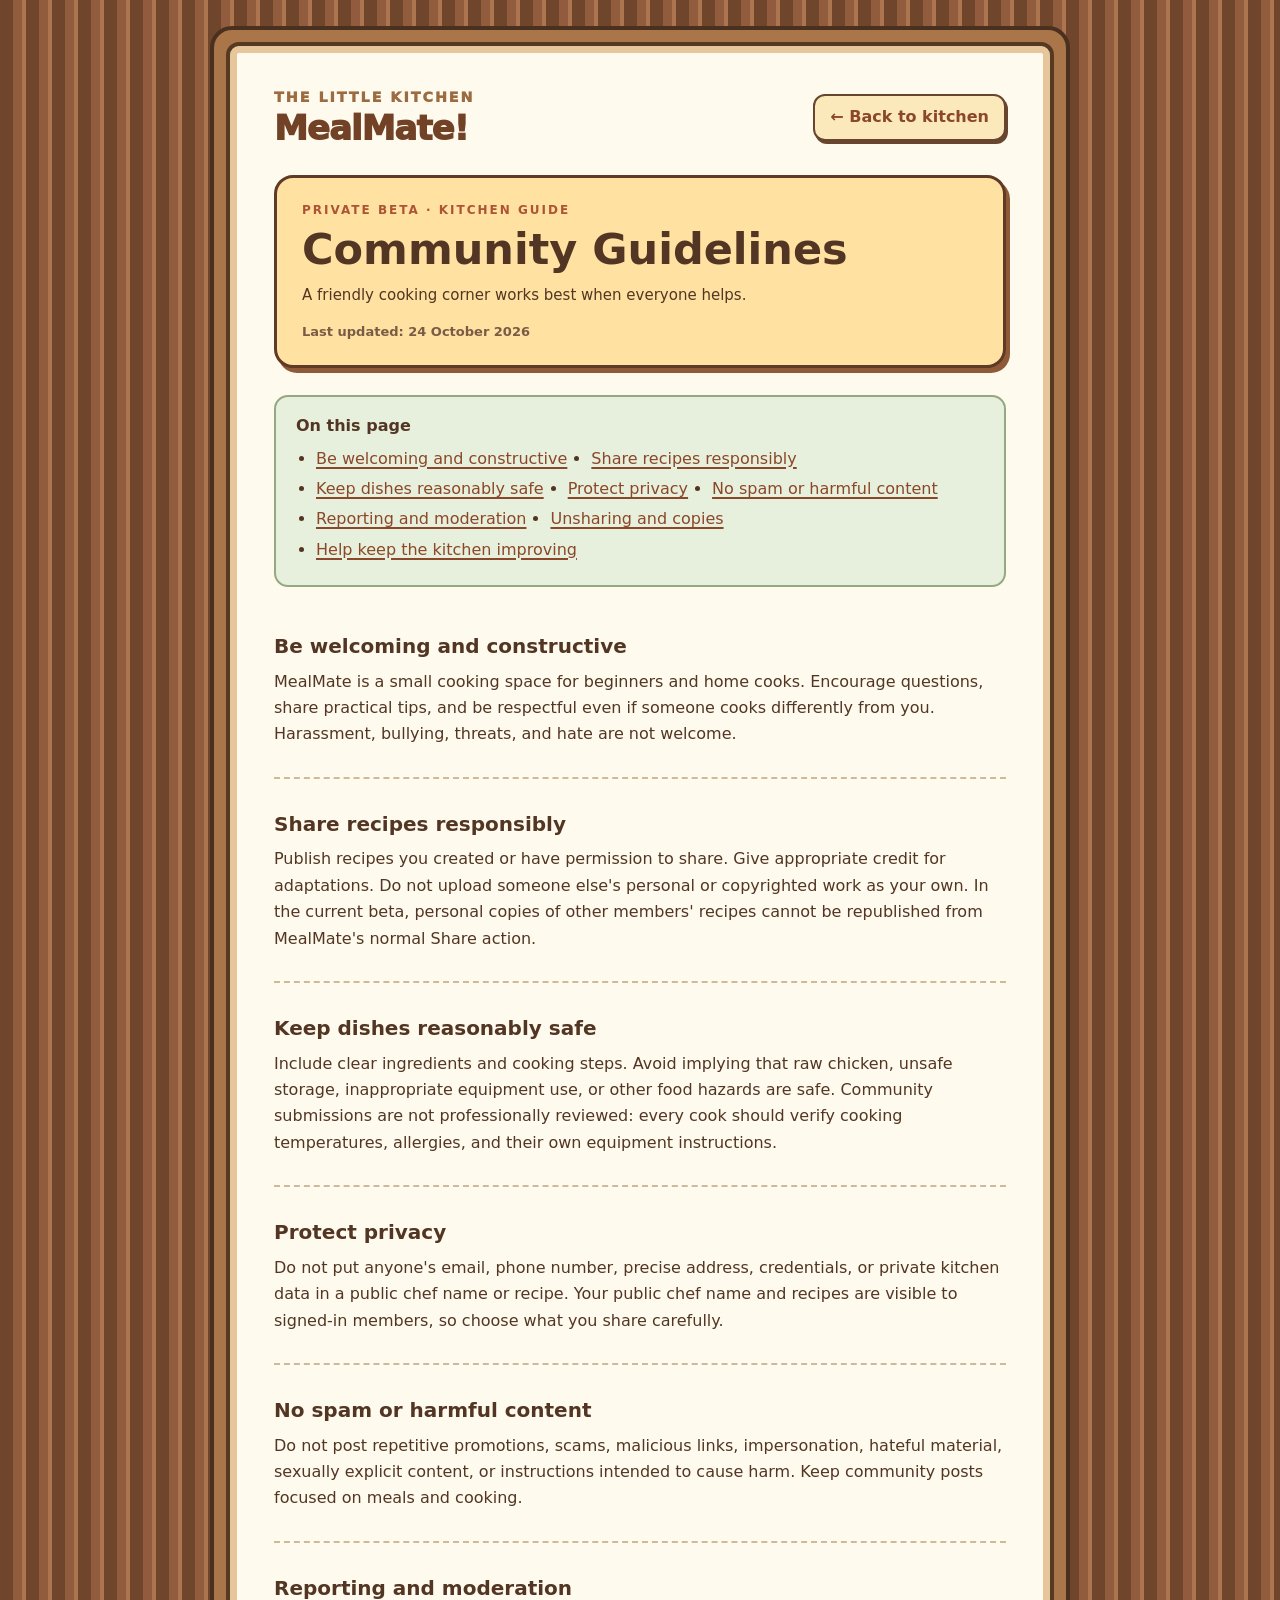
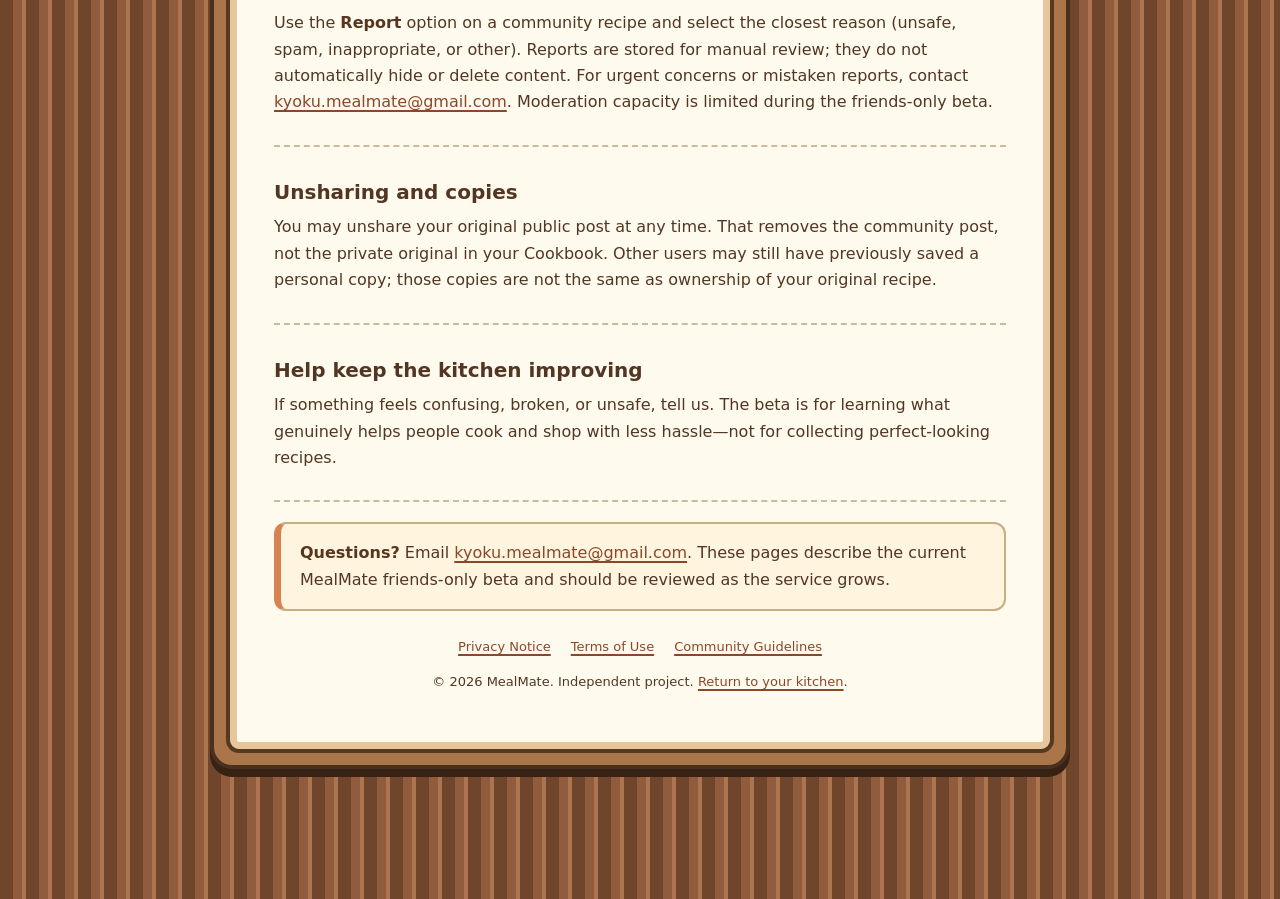
<file: community-guidelines.html>
<!doctype html>
<html lang="en"><head><meta charset="utf-8"><meta name="viewport" content="width=device-width, initial-scale=1"><meta name="theme-color" content="#f8e9c8"><meta name="description" content="A friendly cooking corner works best when everyone helps."><title>Community Guidelines | MealMate</title><link rel="stylesheet" href="legal.css"></head>
<body><a class="skip" href="#main">Skip to content</a><div class="wrap"><main id="main" class="inner">
<header class="brand"><a class="brandname" href="./"><span>THE LITTLE KITCHEN</span>MealMate!</a><a class="back" href="./">← Back to kitchen</a></header>
<div class="hero"><div class="eyebrow">Private beta · Kitchen guide</div><h1>Community Guidelines</h1><p class="subtitle">A friendly cooking corner works best when everyone helps.</p><p class="meta">Last updated: 24 October 2026</p></div>
<nav class="quicklinks" aria-label="On this page"><h2>On this page</h2><ul><li><a href="#section-1">Be welcoming and constructive</a></li><li><a href="#section-2">Share recipes responsibly</a></li><li><a href="#section-3">Keep dishes reasonably safe</a></li><li><a href="#section-4">Protect privacy</a></li><li><a href="#section-5">No spam or harmful content</a></li><li><a href="#section-6">Reporting and moderation</a></li><li><a href="#section-7">Unsharing and copies</a></li><li><a href="#section-8">Help keep the kitchen improving</a></li></ul></nav>
<section id="section-1"><h2>Be welcoming and constructive</h2><p>MealMate is a small cooking space for beginners and home cooks. Encourage questions, share practical tips, and be respectful even if someone cooks differently from you. Harassment, bullying, threats, and hate are not welcome.</p></section><section id="section-2"><h2>Share recipes responsibly</h2><p>Publish recipes you created or have permission to share. Give appropriate credit for adaptations. Do not upload someone else's personal or copyrighted work as your own. In the current beta, personal copies of other members' recipes cannot be republished from MealMate's normal Share action.</p></section><section id="section-3"><h2>Keep dishes reasonably safe</h2><p>Include clear ingredients and cooking steps. Avoid implying that raw chicken, unsafe storage, inappropriate equipment use, or other food hazards are safe. Community submissions are not professionally reviewed: every cook should verify cooking temperatures, allergies, and their own equipment instructions.</p></section><section id="section-4"><h2>Protect privacy</h2><p>Do not put anyone's email, phone number, precise address, credentials, or private kitchen data in a public chef name or recipe. Your public chef name and recipes are visible to signed-in members, so choose what you share carefully.</p></section><section id="section-5"><h2>No spam or harmful content</h2><p>Do not post repetitive promotions, scams, malicious links, impersonation, hateful material, sexually explicit content, or instructions intended to cause harm. Keep community posts focused on meals and cooking.</p></section><section id="section-6"><h2>Reporting and moderation</h2><p>Use the <strong>Report</strong> option on a community recipe and select the closest reason (unsafe, spam, inappropriate, or other). Reports are stored for manual review; they do not automatically hide or delete content. For urgent concerns or mistaken reports, contact <a href="mailto:kyoku.mealmate@gmail.com">kyoku.mealmate@gmail.com</a>. Moderation capacity is limited during the friends-only beta.</p></section><section id="section-7"><h2>Unsharing and copies</h2><p>You may unshare your original public post at any time. That removes the community post, not the private original in your Cookbook. Other users may still have previously saved a personal copy; those copies are not the same as ownership of your original recipe.</p></section><section id="section-8"><h2>Help keep the kitchen improving</h2><p>If something feels confusing, broken, or unsafe, tell us. The beta is for learning what genuinely helps people cook and shop with less hassle—not for collecting perfect-looking recipes.</p></section>
<div class="notice"><p><strong>Questions?</strong> Email <a href="mailto:kyoku.mealmate@gmail.com">kyoku.mealmate@gmail.com</a>. These pages describe the current MealMate friends-only beta and should be reviewed as the service grows.</p></div>
<footer class="footer"><nav class="links" aria-label="Related policies"><a href="privacy.html">Privacy Notice</a><a href="terms.html">Terms of Use</a><a href="community-guidelines.html">Community Guidelines</a></nav><p>© 2026 MealMate. Independent project. <a href="./">Return to your kitchen</a>.</p></footer></main></div></body></html>
</file>
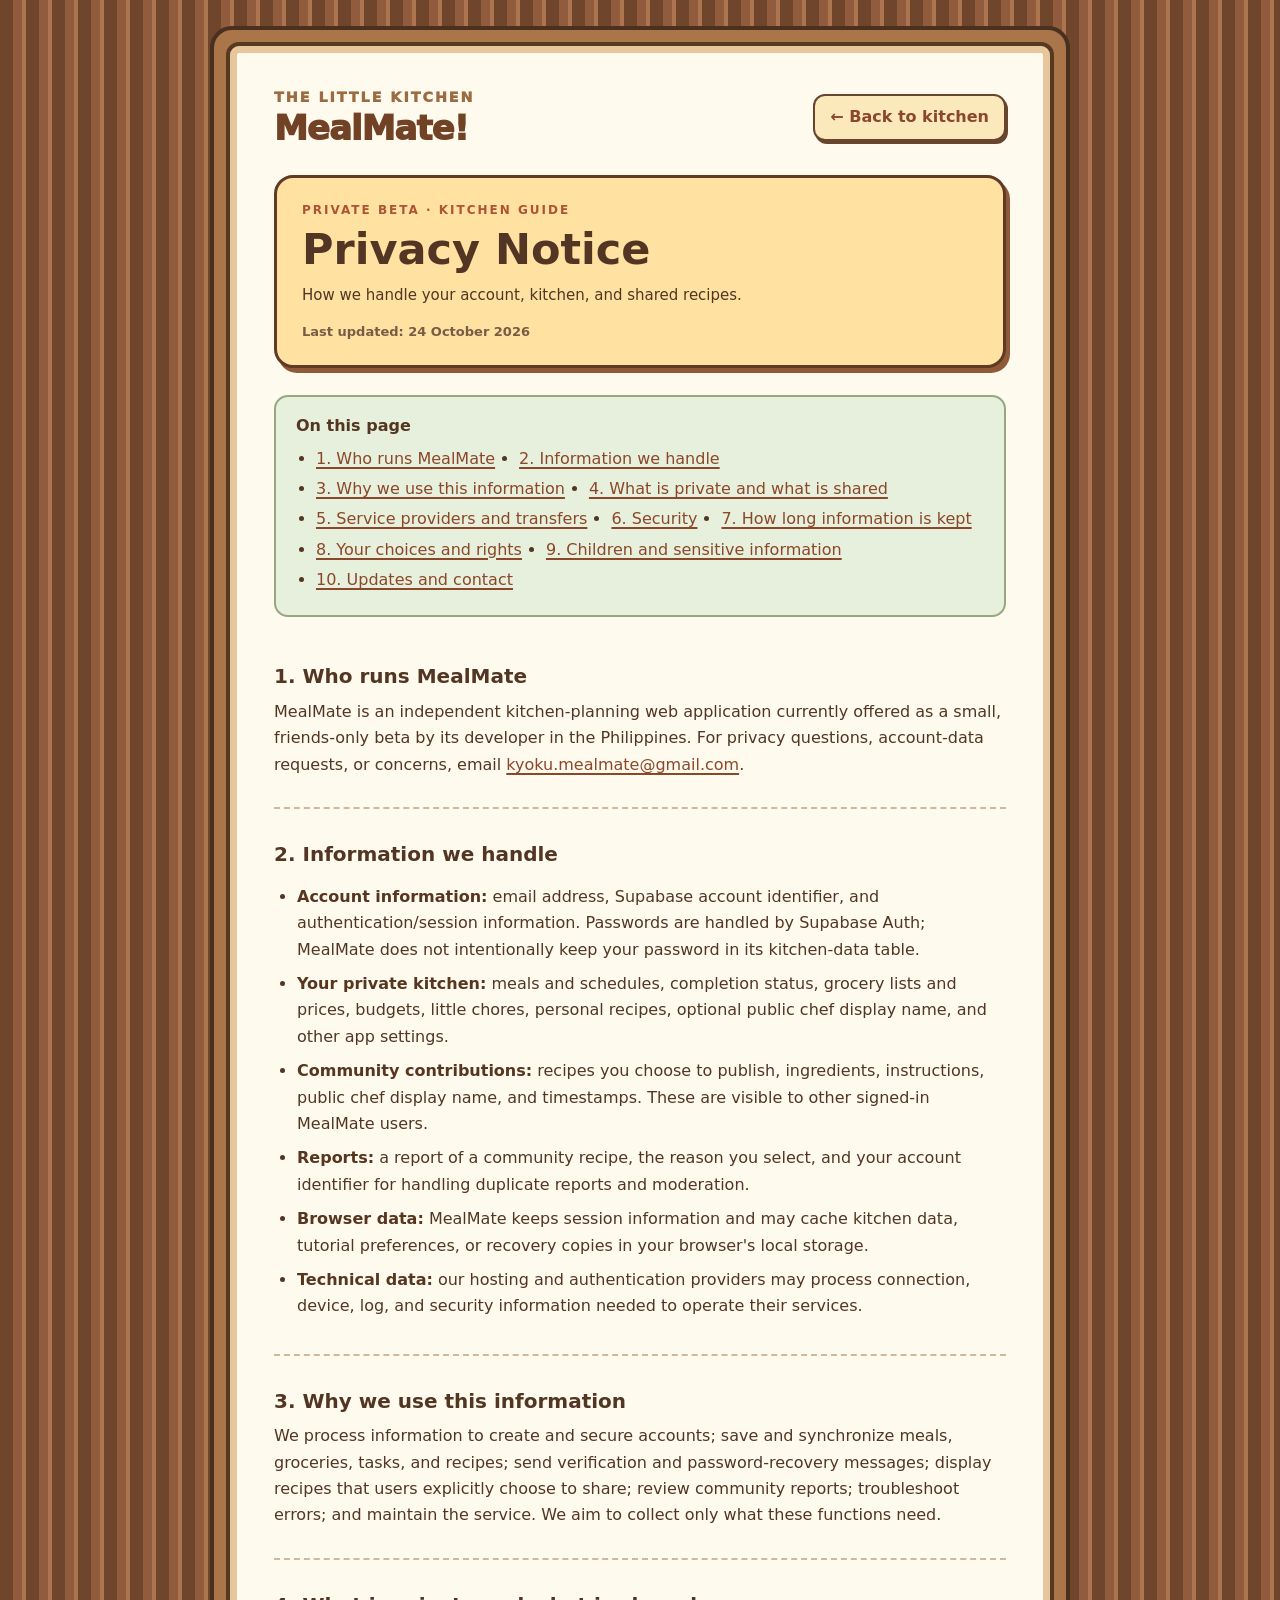
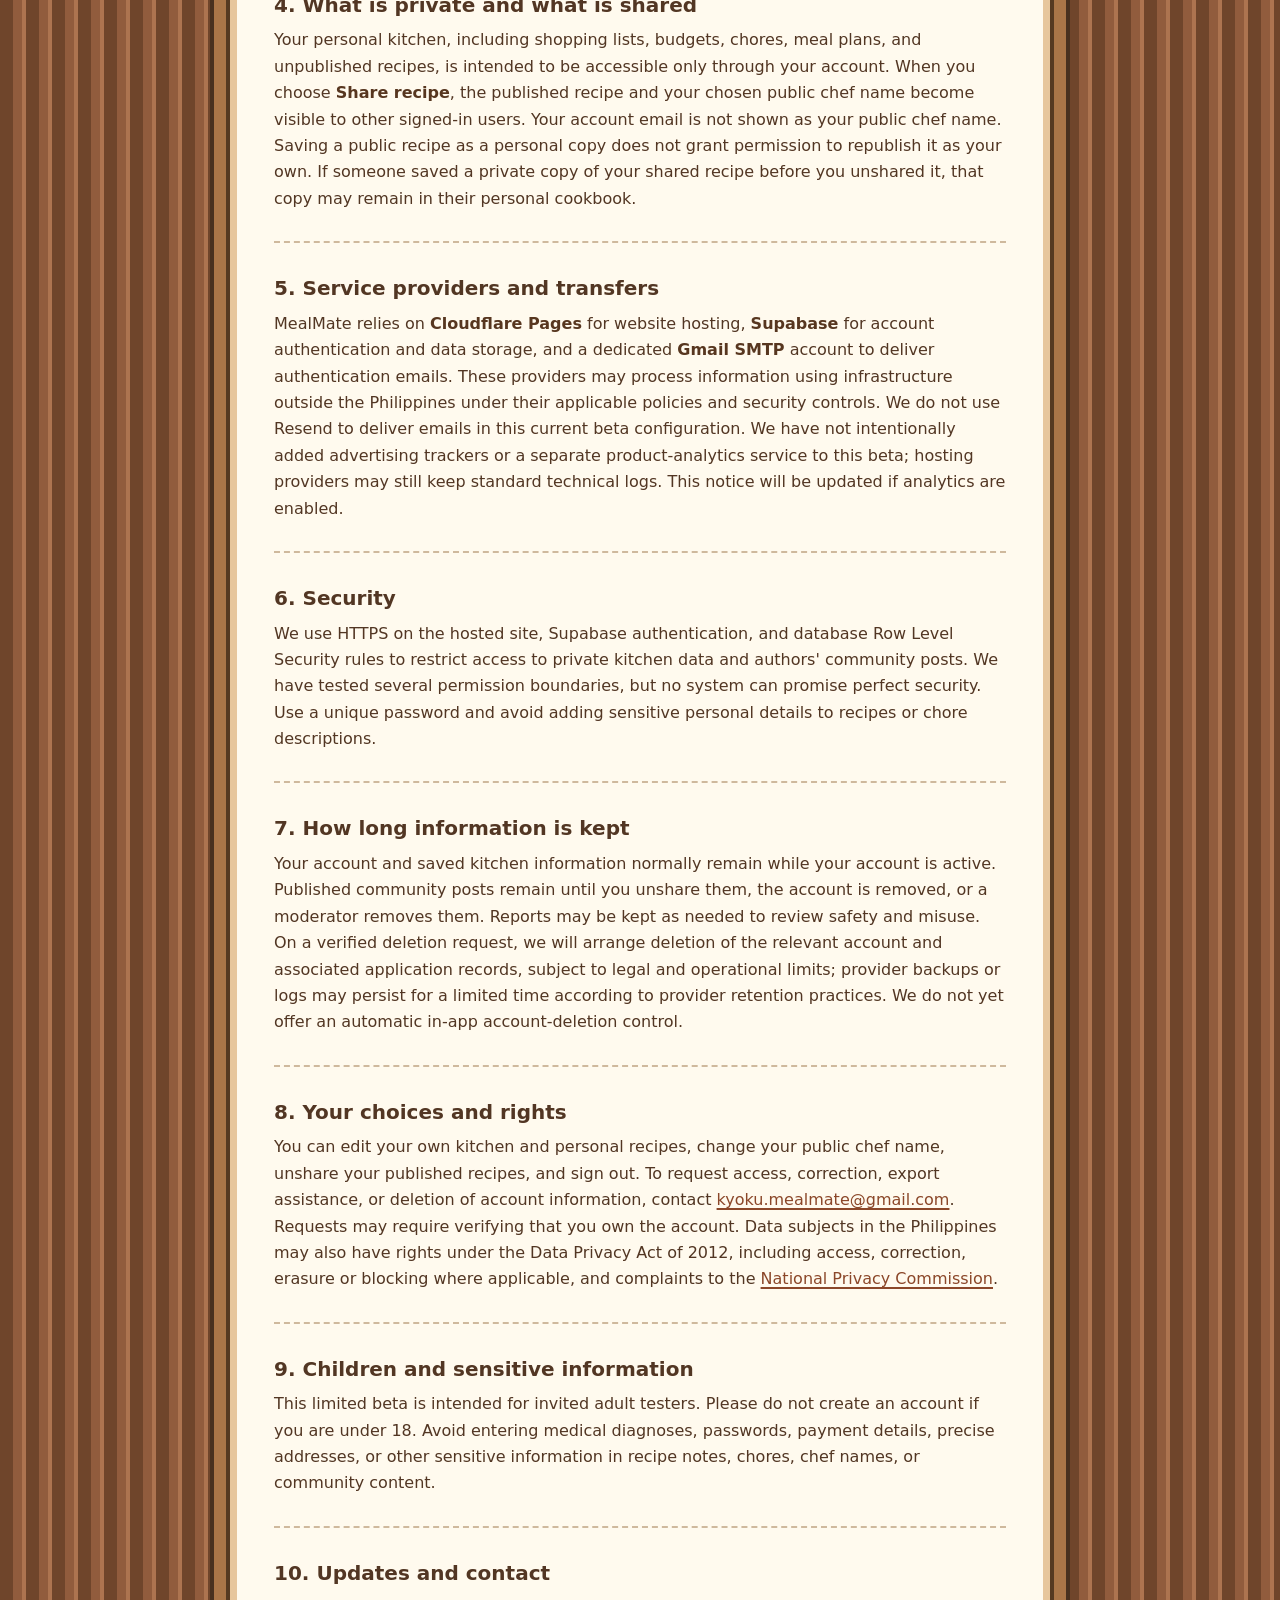
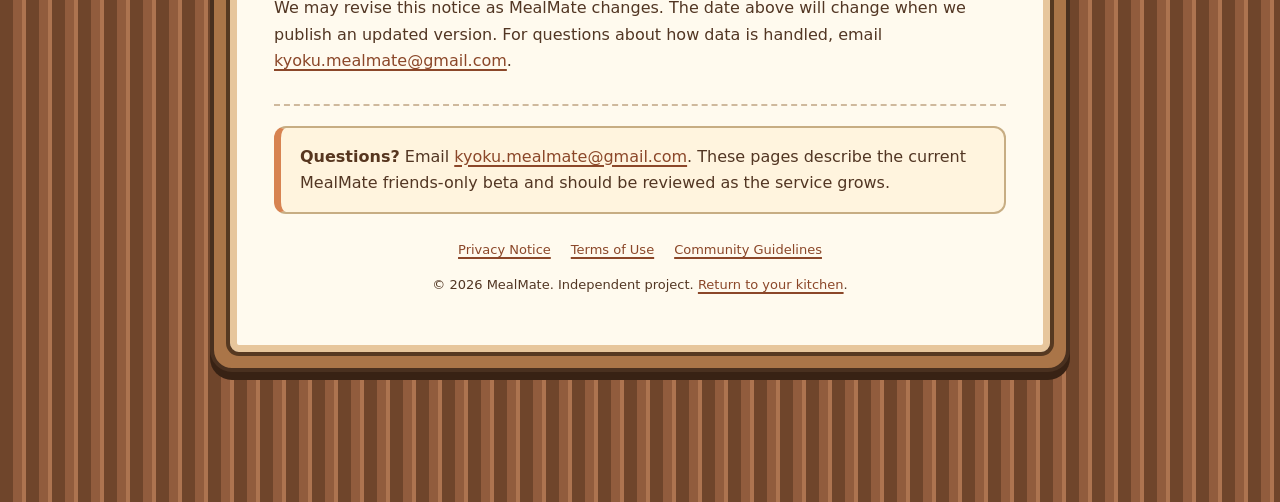
<file: privacy.html>
<!doctype html>
<html lang="en"><head><meta charset="utf-8"><meta name="viewport" content="width=device-width, initial-scale=1"><meta name="theme-color" content="#f8e9c8"><meta name="description" content="How we handle your account, kitchen, and shared recipes."><title>Privacy Notice | MealMate</title><link rel="stylesheet" href="legal.css"></head>
<body><a class="skip" href="#main">Skip to content</a><div class="wrap"><main id="main" class="inner">
<header class="brand"><a class="brandname" href="./"><span>THE LITTLE KITCHEN</span>MealMate!</a><a class="back" href="./">← Back to kitchen</a></header>
<div class="hero"><div class="eyebrow">Private beta · Kitchen guide</div><h1>Privacy Notice</h1><p class="subtitle">How we handle your account, kitchen, and shared recipes.</p><p class="meta">Last updated: 24 October 2026</p></div>
<nav class="quicklinks" aria-label="On this page"><h2>On this page</h2><ul><li><a href="#section-1">1. Who runs MealMate</a></li><li><a href="#section-2">2. Information we handle</a></li><li><a href="#section-3">3. Why we use this information</a></li><li><a href="#section-4">4. What is private and what is shared</a></li><li><a href="#section-5">5. Service providers and transfers</a></li><li><a href="#section-6">6. Security</a></li><li><a href="#section-7">7. How long information is kept</a></li><li><a href="#section-8">8. Your choices and rights</a></li><li><a href="#section-9">9. Children and sensitive information</a></li><li><a href="#section-10">10. Updates and contact</a></li></ul></nav>
<section id="section-1"><h2>1. Who runs MealMate</h2><p>MealMate is an independent kitchen-planning web application currently offered as a small, friends-only beta by its developer in the Philippines. For privacy questions, account-data requests, or concerns, email <a href="mailto:kyoku.mealmate@gmail.com">kyoku.mealmate@gmail.com</a>.</p></section><section id="section-2"><h2>2. Information we handle</h2><ul><li><strong>Account information:</strong> email address, Supabase account identifier, and authentication/session information. Passwords are handled by Supabase Auth; MealMate does not intentionally keep your password in its kitchen-data table.</li><li><strong>Your private kitchen:</strong> meals and schedules, completion status, grocery lists and prices, budgets, little chores, personal recipes, optional public chef display name, and other app settings.</li><li><strong>Community contributions:</strong> recipes you choose to publish, ingredients, instructions, public chef display name, and timestamps. These are visible to other signed-in MealMate users.</li><li><strong>Reports:</strong> a report of a community recipe, the reason you select, and your account identifier for handling duplicate reports and moderation.</li><li><strong>Browser data:</strong> MealMate keeps session information and may cache kitchen data, tutorial preferences, or recovery copies in your browser's local storage.</li><li><strong>Technical data:</strong> our hosting and authentication providers may process connection, device, log, and security information needed to operate their services.</li></ul></section><section id="section-3"><h2>3. Why we use this information</h2><p>We process information to create and secure accounts; save and synchronize meals, groceries, tasks, and recipes; send verification and password-recovery messages; display recipes that users explicitly choose to share; review community reports; troubleshoot errors; and maintain the service. We aim to collect only what these functions need.</p></section><section id="section-4"><h2>4. What is private and what is shared</h2><p>Your personal kitchen, including shopping lists, budgets, chores, meal plans, and unpublished recipes, is intended to be accessible only through your account. When you choose <strong>Share recipe</strong>, the published recipe and your chosen public chef name become visible to other signed-in users. Your account email is not shown as your public chef name. Saving a public recipe as a personal copy does not grant permission to republish it as your own. If someone saved a private copy of your shared recipe before you unshared it, that copy may remain in their personal cookbook.</p></section><section id="section-5"><h2>5. Service providers and transfers</h2><p>MealMate relies on <strong>Cloudflare Pages</strong> for website hosting, <strong>Supabase</strong> for account authentication and data storage, and a dedicated <strong>Gmail SMTP</strong> account to deliver authentication emails. These providers may process information using infrastructure outside the Philippines under their applicable policies and security controls. We do not use Resend to deliver emails in this current beta configuration. We have not intentionally added advertising trackers or a separate product-analytics service to this beta; hosting providers may still keep standard technical logs. This notice will be updated if analytics are enabled.</p></section><section id="section-6"><h2>6. Security</h2><p>We use HTTPS on the hosted site, Supabase authentication, and database Row Level Security rules to restrict access to private kitchen data and authors' community posts. We have tested several permission boundaries, but no system can promise perfect security. Use a unique password and avoid adding sensitive personal details to recipes or chore descriptions.</p></section><section id="section-7"><h2>7. How long information is kept</h2><p>Your account and saved kitchen information normally remain while your account is active. Published community posts remain until you unshare them, the account is removed, or a moderator removes them. Reports may be kept as needed to review safety and misuse. On a verified deletion request, we will arrange deletion of the relevant account and associated application records, subject to legal and operational limits; provider backups or logs may persist for a limited time according to provider retention practices. We do not yet offer an automatic in-app account-deletion control.</p></section><section id="section-8"><h2>8. Your choices and rights</h2><p>You can edit your own kitchen and personal recipes, change your public chef name, unshare your published recipes, and sign out. To request access, correction, export assistance, or deletion of account information, contact <a href="mailto:kyoku.mealmate@gmail.com">kyoku.mealmate@gmail.com</a>. Requests may require verifying that you own the account. Data subjects in the Philippines may also have rights under the Data Privacy Act of 2012, including access, correction, erasure or blocking where applicable, and complaints to the <a href="https://privacy.gov.ph/data-subject-rights/" target="_blank" rel="noopener noreferrer">National Privacy Commission</a>.</p></section><section id="section-9"><h2>9. Children and sensitive information</h2><p>This limited beta is intended for invited adult testers. Please do not create an account if you are under 18. Avoid entering medical diagnoses, passwords, payment details, precise addresses, or other sensitive information in recipe notes, chores, chef names, or community content.</p></section><section id="section-10"><h2>10. Updates and contact</h2><p>We may revise this notice as MealMate changes. The date above will change when we publish an updated version. For questions about how data is handled, email <a href="mailto:kyoku.mealmate@gmail.com">kyoku.mealmate@gmail.com</a>.</p></section>
<div class="notice"><p><strong>Questions?</strong> Email <a href="mailto:kyoku.mealmate@gmail.com">kyoku.mealmate@gmail.com</a>. These pages describe the current MealMate friends-only beta and should be reviewed as the service grows.</p></div>
<footer class="footer"><nav class="links" aria-label="Related policies"><a href="privacy.html">Privacy Notice</a><a href="terms.html">Terms of Use</a><a href="community-guidelines.html">Community Guidelines</a></nav><p>© 2026 MealMate. Independent project. <a href="./">Return to your kitchen</a>.</p></footer></main></div></body></html>
</file>
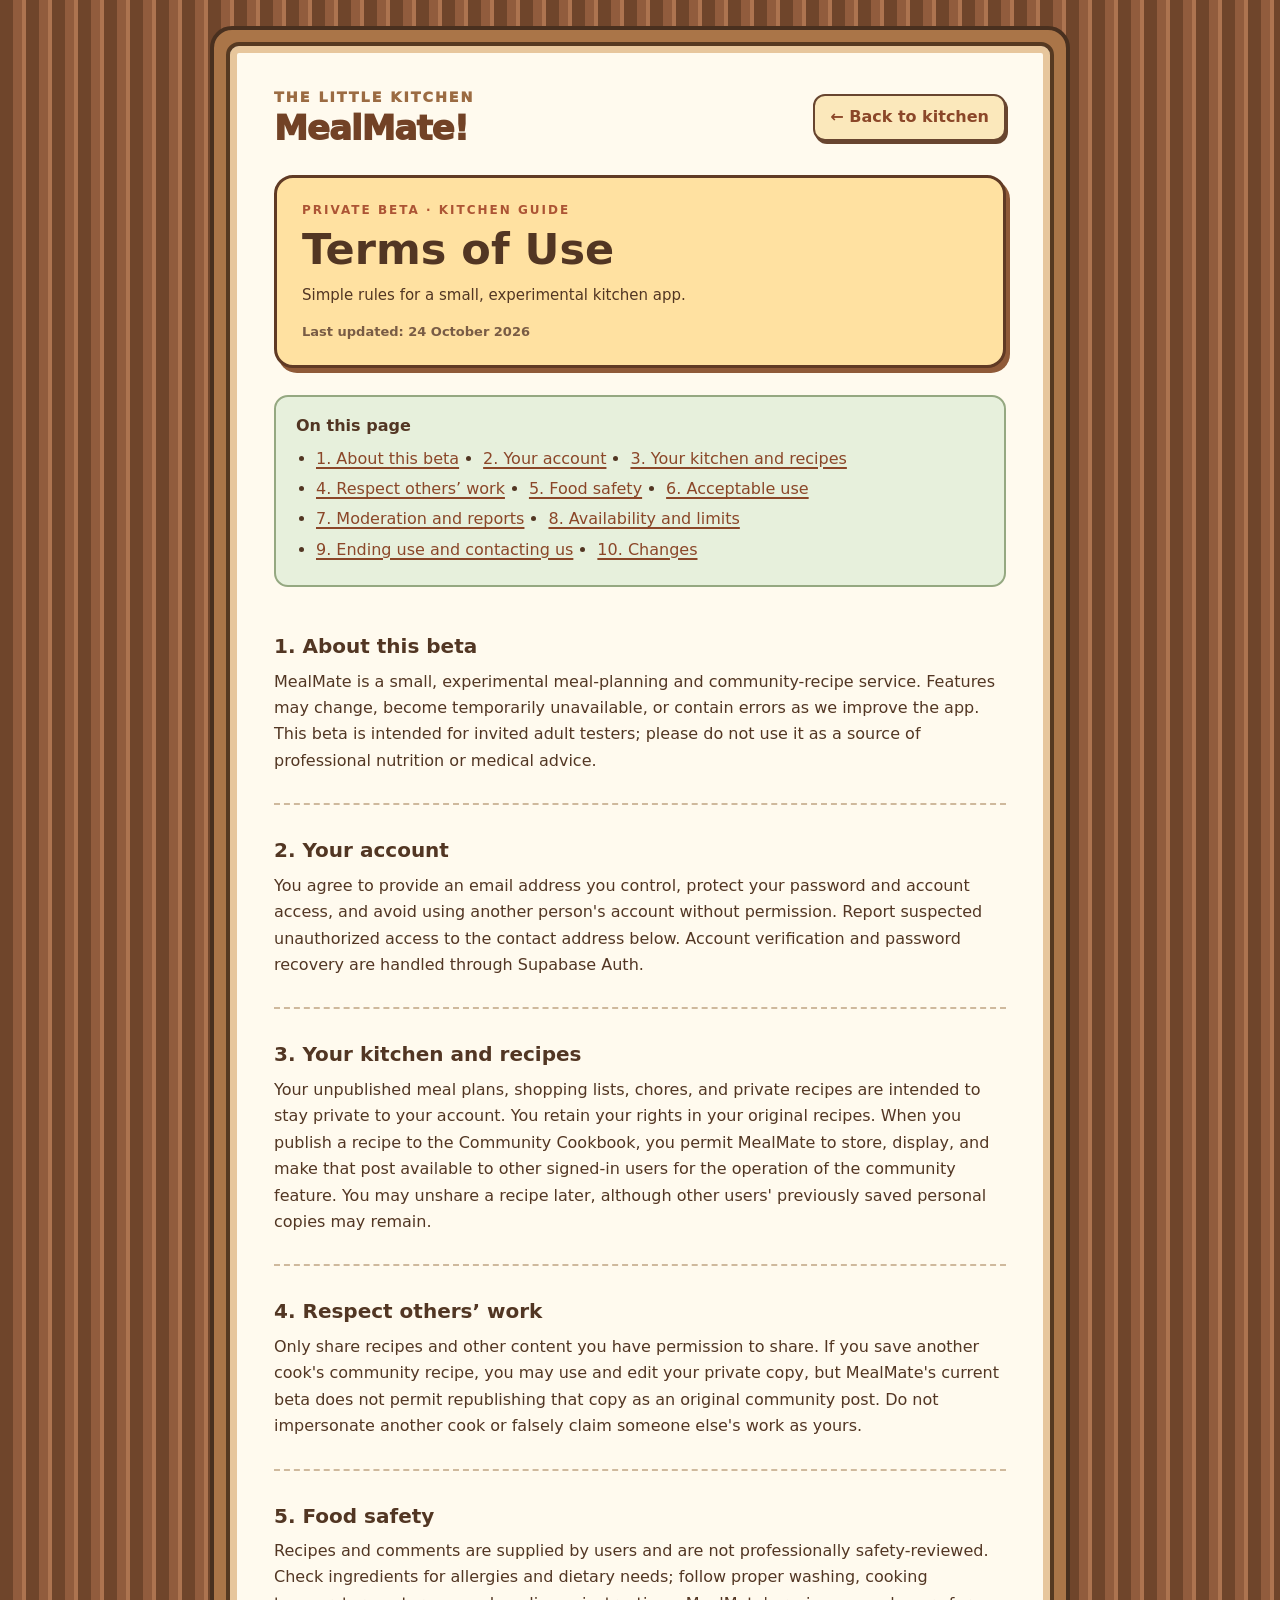
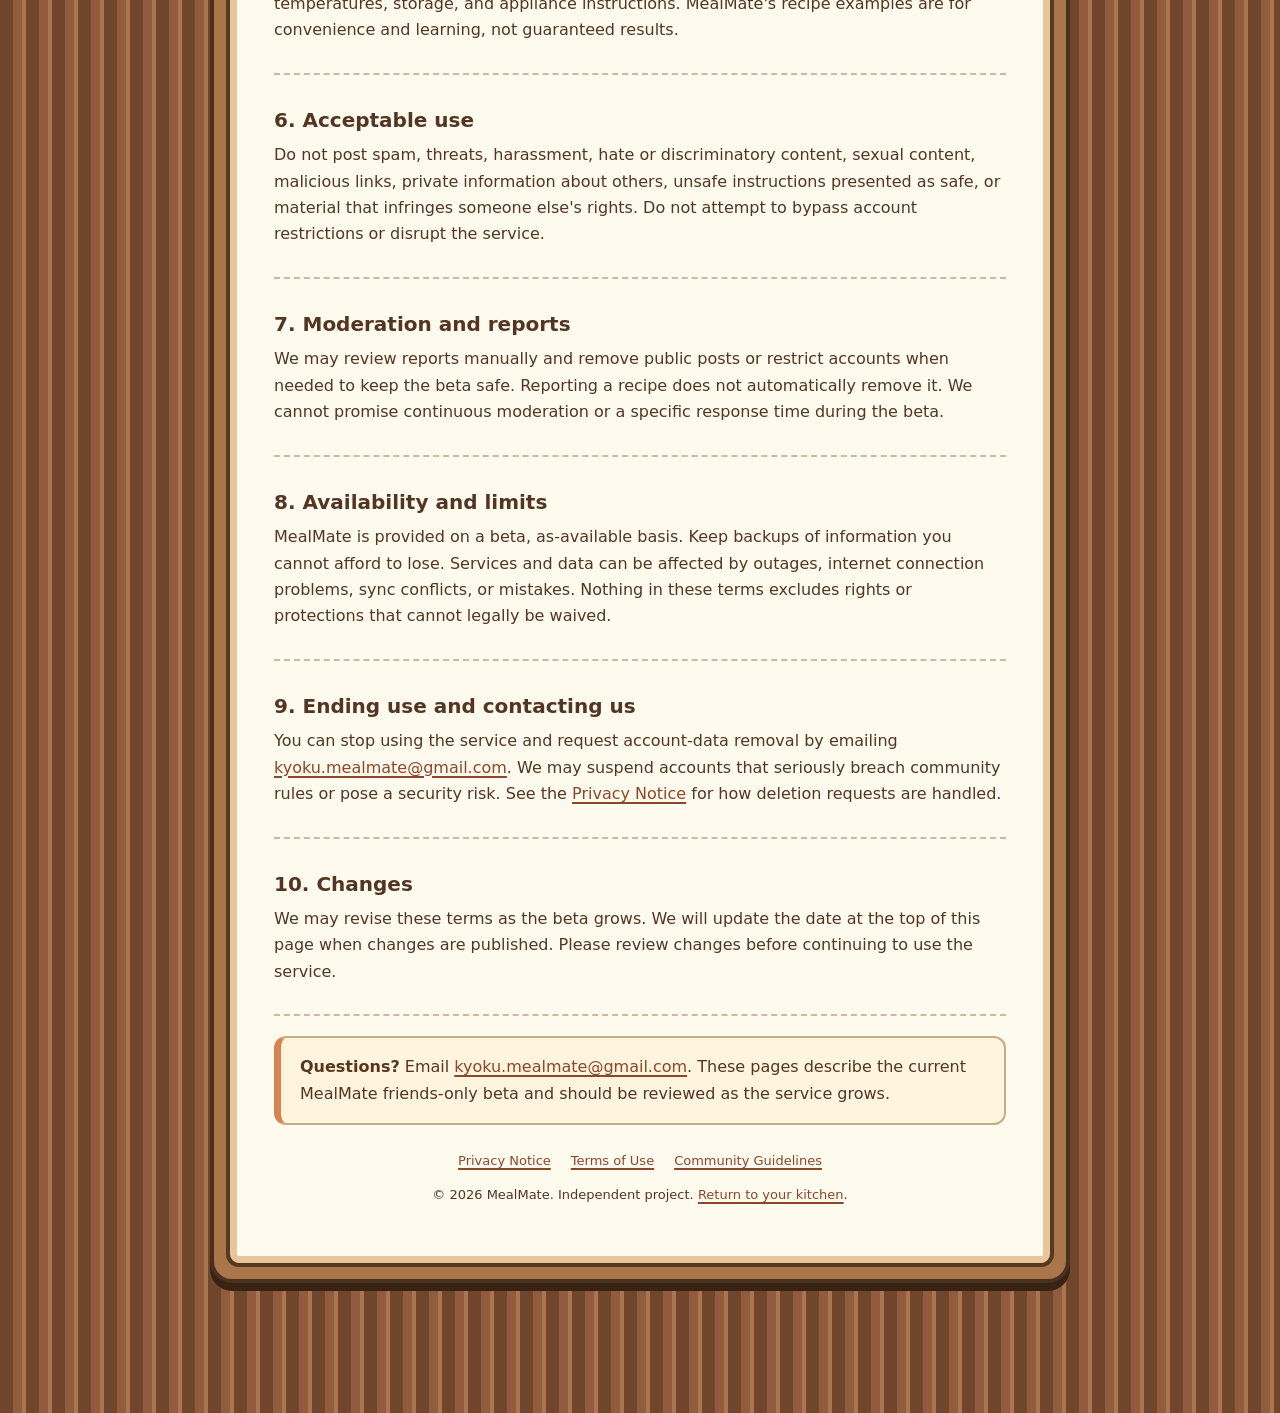
<file: terms.html>
<!doctype html>
<html lang="en"><head><meta charset="utf-8"><meta name="viewport" content="width=device-width, initial-scale=1"><meta name="theme-color" content="#f8e9c8"><meta name="description" content="Simple rules for a small, experimental kitchen app."><title>Terms of Use | MealMate</title><link rel="stylesheet" href="legal.css"></head>
<body><a class="skip" href="#main">Skip to content</a><div class="wrap"><main id="main" class="inner">
<header class="brand"><a class="brandname" href="./"><span>THE LITTLE KITCHEN</span>MealMate!</a><a class="back" href="./">← Back to kitchen</a></header>
<div class="hero"><div class="eyebrow">Private beta · Kitchen guide</div><h1>Terms of Use</h1><p class="subtitle">Simple rules for a small, experimental kitchen app.</p><p class="meta">Last updated: 24 October 2026</p></div>
<nav class="quicklinks" aria-label="On this page"><h2>On this page</h2><ul><li><a href="#section-1">1. About this beta</a></li><li><a href="#section-2">2. Your account</a></li><li><a href="#section-3">3. Your kitchen and recipes</a></li><li><a href="#section-4">4. Respect others’ work</a></li><li><a href="#section-5">5. Food safety</a></li><li><a href="#section-6">6. Acceptable use</a></li><li><a href="#section-7">7. Moderation and reports</a></li><li><a href="#section-8">8. Availability and limits</a></li><li><a href="#section-9">9. Ending use and contacting us</a></li><li><a href="#section-10">10. Changes</a></li></ul></nav>
<section id="section-1"><h2>1. About this beta</h2><p>MealMate is a small, experimental meal-planning and community-recipe service. Features may change, become temporarily unavailable, or contain errors as we improve the app. This beta is intended for invited adult testers; please do not use it as a source of professional nutrition or medical advice.</p></section><section id="section-2"><h2>2. Your account</h2><p>You agree to provide an email address you control, protect your password and account access, and avoid using another person's account without permission. Report suspected unauthorized access to the contact address below. Account verification and password recovery are handled through Supabase Auth.</p></section><section id="section-3"><h2>3. Your kitchen and recipes</h2><p>Your unpublished meal plans, shopping lists, chores, and private recipes are intended to stay private to your account. You retain your rights in your original recipes. When you publish a recipe to the Community Cookbook, you permit MealMate to store, display, and make that post available to other signed-in users for the operation of the community feature. You may unshare a recipe later, although other users' previously saved personal copies may remain.</p></section><section id="section-4"><h2>4. Respect others’ work</h2><p>Only share recipes and other content you have permission to share. If you save another cook's community recipe, you may use and edit your private copy, but MealMate's current beta does not permit republishing that copy as an original community post. Do not impersonate another cook or falsely claim someone else's work as yours.</p></section><section id="section-5"><h2>5. Food safety</h2><p>Recipes and comments are supplied by users and are not professionally safety-reviewed. Check ingredients for allergies and dietary needs; follow proper washing, cooking temperatures, storage, and appliance instructions. MealMate's recipe examples are for convenience and learning, not guaranteed results.</p></section><section id="section-6"><h2>6. Acceptable use</h2><p>Do not post spam, threats, harassment, hate or discriminatory content, sexual content, malicious links, private information about others, unsafe instructions presented as safe, or material that infringes someone else's rights. Do not attempt to bypass account restrictions or disrupt the service.</p></section><section id="section-7"><h2>7. Moderation and reports</h2><p>We may review reports manually and remove public posts or restrict accounts when needed to keep the beta safe. Reporting a recipe does not automatically remove it. We cannot promise continuous moderation or a specific response time during the beta.</p></section><section id="section-8"><h2>8. Availability and limits</h2><p>MealMate is provided on a beta, as-available basis. Keep backups of information you cannot afford to lose. Services and data can be affected by outages, internet connection problems, sync conflicts, or mistakes. Nothing in these terms excludes rights or protections that cannot legally be waived.</p></section><section id="section-9"><h2>9. Ending use and contacting us</h2><p>You can stop using the service and request account-data removal by emailing <a href="mailto:kyoku.mealmate@gmail.com">kyoku.mealmate@gmail.com</a>. We may suspend accounts that seriously breach community rules or pose a security risk. See the <a href="privacy.html">Privacy Notice</a> for how deletion requests are handled.</p></section><section id="section-10"><h2>10. Changes</h2><p>We may revise these terms as the beta grows. We will update the date at the top of this page when changes are published. Please review changes before continuing to use the service.</p></section>
<div class="notice"><p><strong>Questions?</strong> Email <a href="mailto:kyoku.mealmate@gmail.com">kyoku.mealmate@gmail.com</a>. These pages describe the current MealMate friends-only beta and should be reviewed as the service grows.</p></div>
<footer class="footer"><nav class="links" aria-label="Related policies"><a href="privacy.html">Privacy Notice</a><a href="terms.html">Terms of Use</a><a href="community-guidelines.html">Community Guidelines</a></nav><p>© 2026 MealMate. Independent project. <a href="./">Return to your kitchen</a>.</p></footer></main></div></body></html>
</file>
<file: legal.css>
@charset "UTF-8";
:root{--wood:#603a24;--wood2:#8b5736;--cream:#fff8e9;--paper:#fffcf6;--ink:#523623;--line:#b89067;--orange:#df8457;--green:#cce4c8}
*{box-sizing:border-box}html{scroll-behavior:smooth}body{margin:0;background:repeating-linear-gradient(90deg,#6f452b 0 13px,#915c3d 13px 22px,#ad7450 22px 26px);color:var(--ink);font:16px/1.65 system-ui,-apple-system,BlinkMacSystemFont,"Segoe UI",sans-serif}
a{color:#8b4729;text-decoration-thickness:2px;text-underline-offset:3px}a:focus-visible{outline:3px solid #2984a4;outline-offset:4px}.skip{position:absolute;top:-70px;left:8px;background:#fff;padding:10px;z-index:20}.skip:focus{top:8px}
.wrap{max-width:860px;margin:26px auto 130px;padding:12px;border:4px solid #49301f;border-radius:22px;background:#aa7548;box-shadow:0 8px 0 #382214}.inner{background:#fffaee;border:4px solid #563921;border-radius:13px;padding:clamp(22px,4vw,44px);box-shadow:inset 0 0 0 7px #e7c69c}
.brand{display:flex;align-items:center;justify-content:space-between;gap:12px;flex-wrap:wrap;margin-bottom:30px}.brandname{color:#724226;font-size:clamp(25px,4vw,34px);line-height:1;font-weight:1000;letter-spacing:-1px;text-decoration:none}.brandname span{font-size:.42em;display:block;letter-spacing:2px;color:#9b6b42;margin-bottom:7px}.back{background:#fbe8bb;border:2px solid #68452f;border-radius:12px;box-shadow:2px 3px 0 #68452f;text-decoration:none;font-weight:900;padding:8px 15px;white-space:nowrap}
.hero{background:#ffe1a1;border:3px solid var(--wood);box-shadow:4px 5px 0 #8f5a38;border-radius:19px;padding:23px 25px;margin-bottom:27px}.eyebrow{text-transform:uppercase;font-weight:900;letter-spacing:2px;color:#ac5434;font-size:12px}.hero h1{margin:4px 0 4px;font-size:clamp(28px,5vw,43px);line-height:1.16}.subtitle{margin:8px 0 0;font-size:15px}.meta{font-size:13px;color:#795c45;font-weight:700;margin:13px 0 0}
.quicklinks{background:#e7f0dc;padding:16px 20px;border-radius:14px;border:2px solid #95a881;margin-bottom:24px}.quicklinks h2{font-size:16px;margin:0 0 6px}.quicklinks ul{margin:6px 0;padding-left:20px;display:flex;flex-wrap:wrap;gap:4px 24px}.quicklinks li{margin:0}
section{padding:4px 0 18px;margin:0 0 10px;border-bottom:2px dashed #cfb99d;scroll-margin-top:24px}section h2{line-height:1.28;font-size:20px;margin:19px 0 9px}section p{margin:7px 0 11px}section li{margin-bottom:8px}section ul{padding-left:23px}strong{color:#57361f}.notice{padding:16px 19px;border:2px solid #c7ad83;border-left:7px solid #d78351;background:#fff4de;border-radius:12px;margin:20px 0}.notice p{margin:0}.footer{margin-top:25px;text-align:center;font-size:13px}.footer .links{display:flex;flex-wrap:wrap;gap:8px 20px;justify-content:center;margin-bottom:12px}
@media(max-width:600px){.wrap{margin:9px 7px 70px;padding:7px;border-width:3px;border-radius:15px}.inner{padding:18px 14px;box-shadow:inset 0 0 0 4px #e7c69c}.brand{margin-bottom:21px}.back{font-size:12px}.hero{padding:18px 16px}section h2{font-size:18px}.quicklinks ul{display:block}}
</file>
